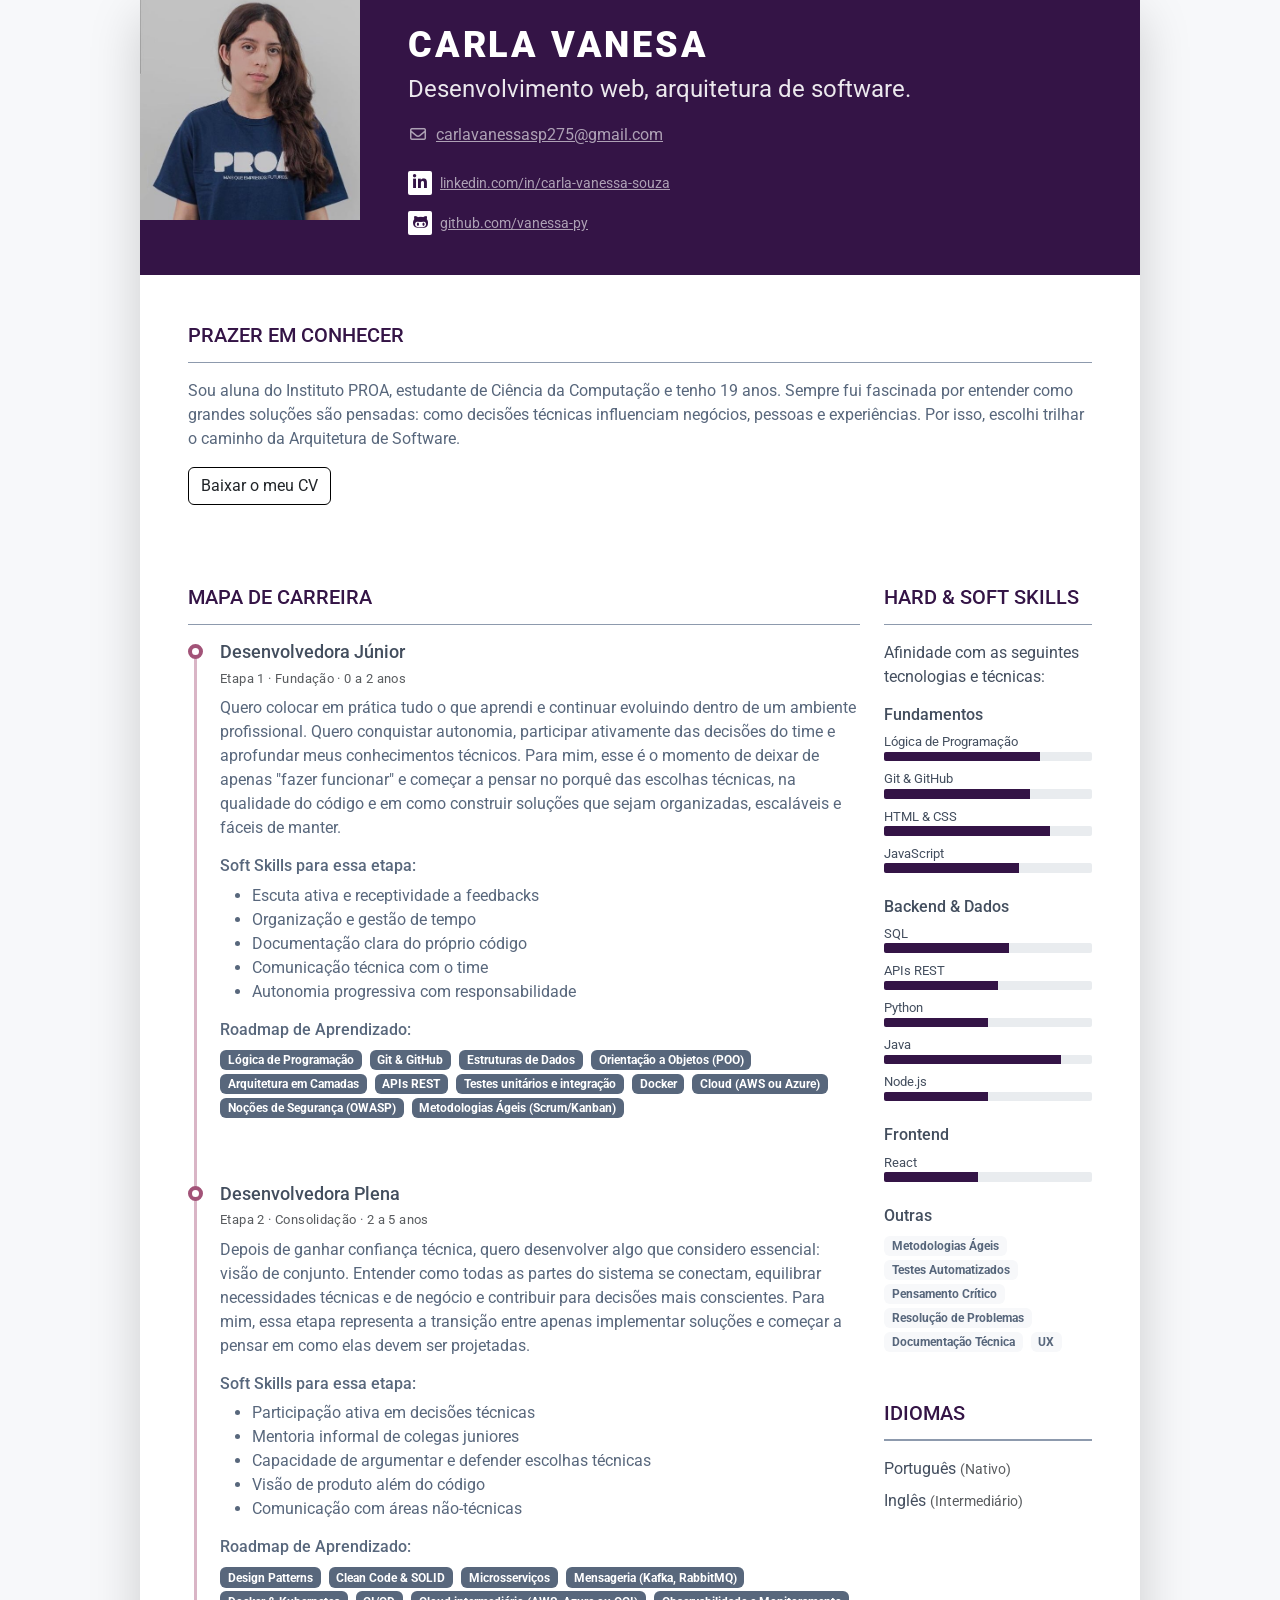
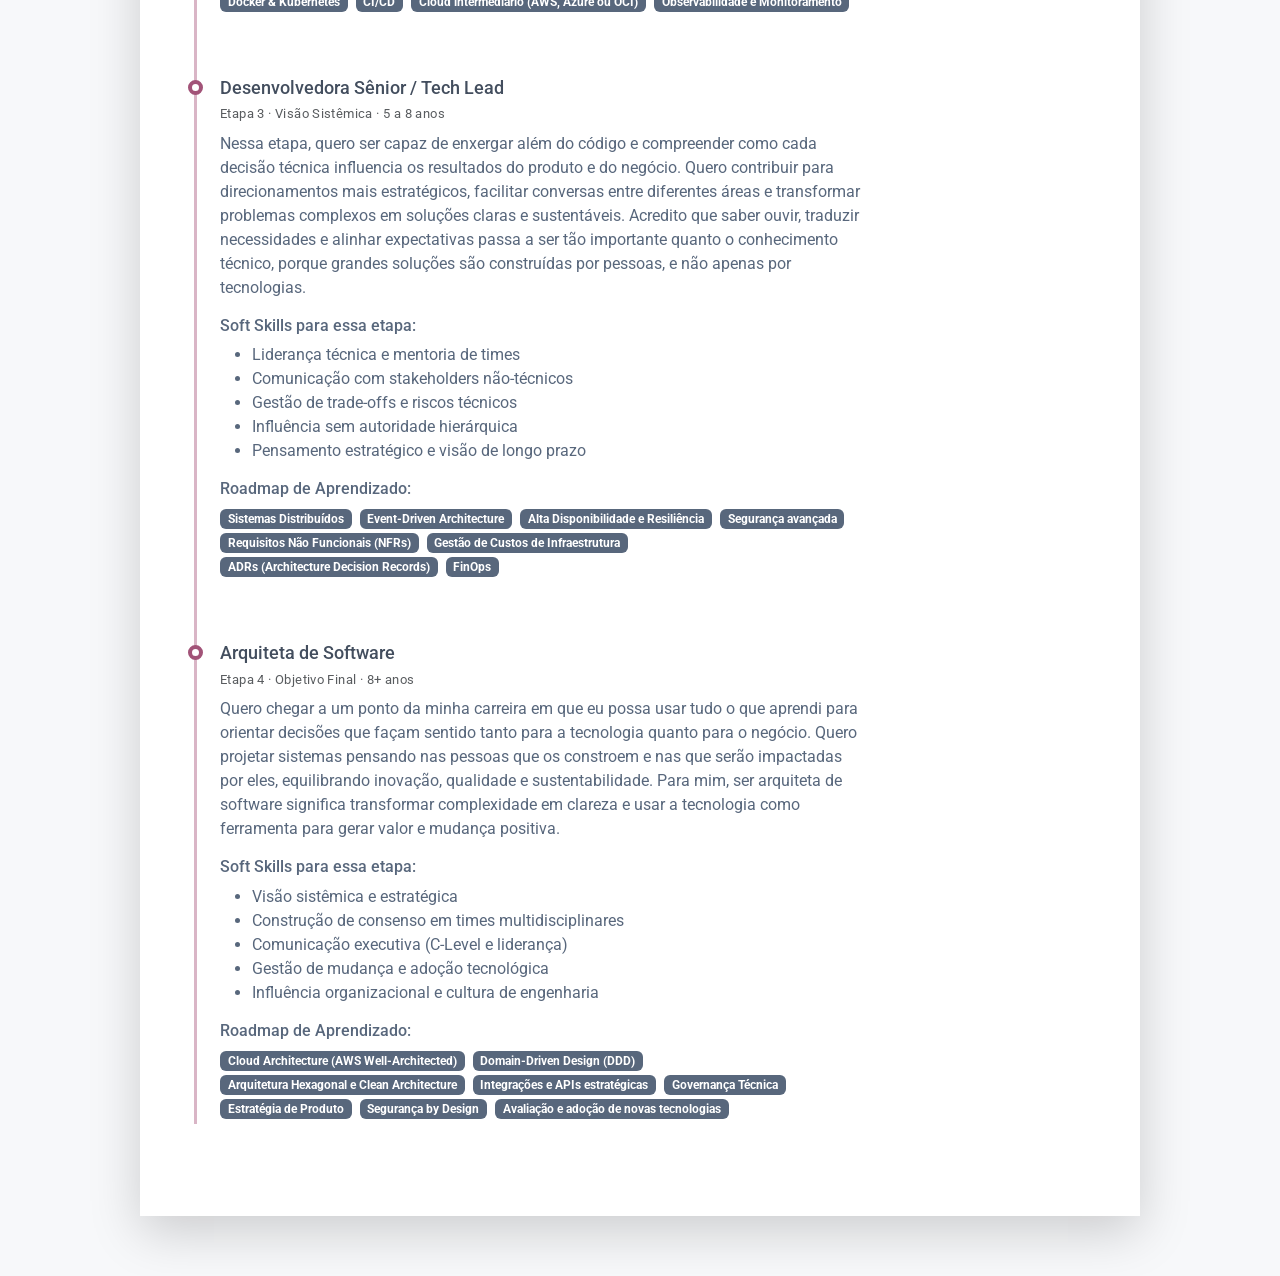
<file: index.html>
<!DOCTYPE html>
<html lang="pt-BR">

<head>
  <title>Sarah Lima: Mapa de Carreira</title>

  <!-- Meta -->
  <meta charset="utf-8">
  <meta http-equiv="X-UA-Compatible" content="IE=edge">
  <meta name="viewport" content="width=device-width, initial-scale=1.0">
  <meta name="description" content="">
  <meta name="author" content="">
  <link id="canonical-url" rel="canonical" href="">
  <link rel="shortcut icon" href="favicon.ico">

  <!-- Google Font -->
  <link href="https://fonts.googleapis.com/css?family=Roboto:300,400,500,700,900" rel="stylesheet">

  <!-- FontAwesome -->
  <link rel="stylesheet" href="https://cdnjs.cloudflare.com/ajax/libs/font-awesome/6.5.0/css/all.min.css">

  <!-- Theme CSS (bootstrap-6 = tema padrão; troque pelo número do tema desejado) -->
  <link id="theme-style" rel="stylesheet" href="assets/css/bootstrap-6.css">

  <style>
    .resume-timeline-item-period {
      font-size: 0.82rem;
      letter-spacing: 0.03em;
      margin-top: 2px;
    }

    /* Enquadramento correto da foto de perfil */
    .resume-header .picture {
      width: 220px;
      height: 220px;
      object-fit: cover;
      object-position: center 15%;
      display: block;
    }

    @media (max-width: 767.98px) {
      .resume-header .picture {
        width: 140px;
        height: 140px;
      }
    }
  </style>
</head>

<body>

  <article class="resume-wrapper text-center position-relative">
    <div class="resume-wrapper-inner mx-auto text-start bg-white shadow-lg">

      <!-- ── CABEÇALHO / PERFIL ────────────────────────────── -->
      <header class="resume-header">
        <div class="row">
          <div class="col-block col-md-auto resume-picture-holder text-center text-md-start">
            <img id="profile-photo" class="picture" src="assets/images/profile.jpg" alt="">
          </div>
          <div class="col">
            <div class="row p-4 justify-content-center justify-content-md-between">
              <div class="primary-info col-auto">
                <h1 id="profile-name" class="name mt-0 mb-1 text-white text-uppercase">Sarah Lima</h1>
                <div id="profile-tagline" class="title mb-3">Rumo à Arquitetura de Software</div>
                <ul id="contact-email-list" class="list-unstyled"></ul>
              </div>
              <div class="secondary-info col-auto mt-2">
                <ul id="contact-social-list" class="resume-social list-unstyled"></ul>
              </div>
            </div>
          </div>
        </div>
      </header>

      <!-- ── CORPO ─────────────────────────────────────────── -->
      <div class="resume-body p-5">

        <!-- Resumo -->
        <section class="resume-section summary-section mb-5">
          <h2 class="resume-section-title text-uppercase font-weight-bold pb-3 mb-3">Prazer em Conhecer</h2>
          <div class="resume-section-content">
            <p id="profile-summary" class="mb-0"></p>
            <a id="cv-download" class="btn mt-3" href="assets/docs/curriculo.pdf" style="display:none">
              Baixar o meu CV
            </a>
          </div>
        </section>

        <div class="row">

          <!-- ── COLUNA ESQUERDA: Mapa de Carreira ──────────── -->
          <div class="col-lg-9">
            <section class="resume-section experience-section mb-5">
              <h2 class="resume-section-title text-uppercase font-weight-bold pb-3 mb-3">Mapa de Carreira</h2>
              <div class="resume-section-content">
                <div id="career-timeline" class="resume-timeline position-relative">
                  <!-- Etapas inseridas pelo carreira-json.js -->
                </div>
              </div>
            </section>
          </div>

          <!-- ── COLUNA DIREITA: Skills & Idiomas ───────────── -->
          <div class="col-lg-3">

            <section class="resume-section skills-section mb-5">
              <h2 class="resume-section-title text-uppercase font-weight-bold pb-3 mb-3">Hard &amp; Soft Skills</h2>
              <p>Afinidade com as seguintes tecnologias e técnicas:</p>
              <div class="resume-section-content">
                <!-- Grupos de skills com barras de progresso -->
                <div id="skill-groups"></div>

                <!-- Outras competências em badges -->
                <div class="resume-skill-item">
                  <h4 class="resume-skills-cat font-weight-bold">Outras</h4>
                  <ul id="other-skills" class="list-inline"></ul>
                </div>
              </div>
            </section>

            <section class="resume-section language-section mb-5">
              <h2 class="resume-section-title text-uppercase font-weight-bold pb-3 mb-3">Idiomas</h2>
              <div class="resume-section-content">
                <ul id="languages-list" class="list-unstyled resume-lang-list"></ul>
              </div>
            </section>

          </div>
        </div>
      </div>
      <!-- /.resume-body -->

    </div>
  </article>

  <!-- Script que popula a página com os dados do JSON -->
  <script src="assets/js/carreira-json.js"></script>

</body>
</html>
</file>
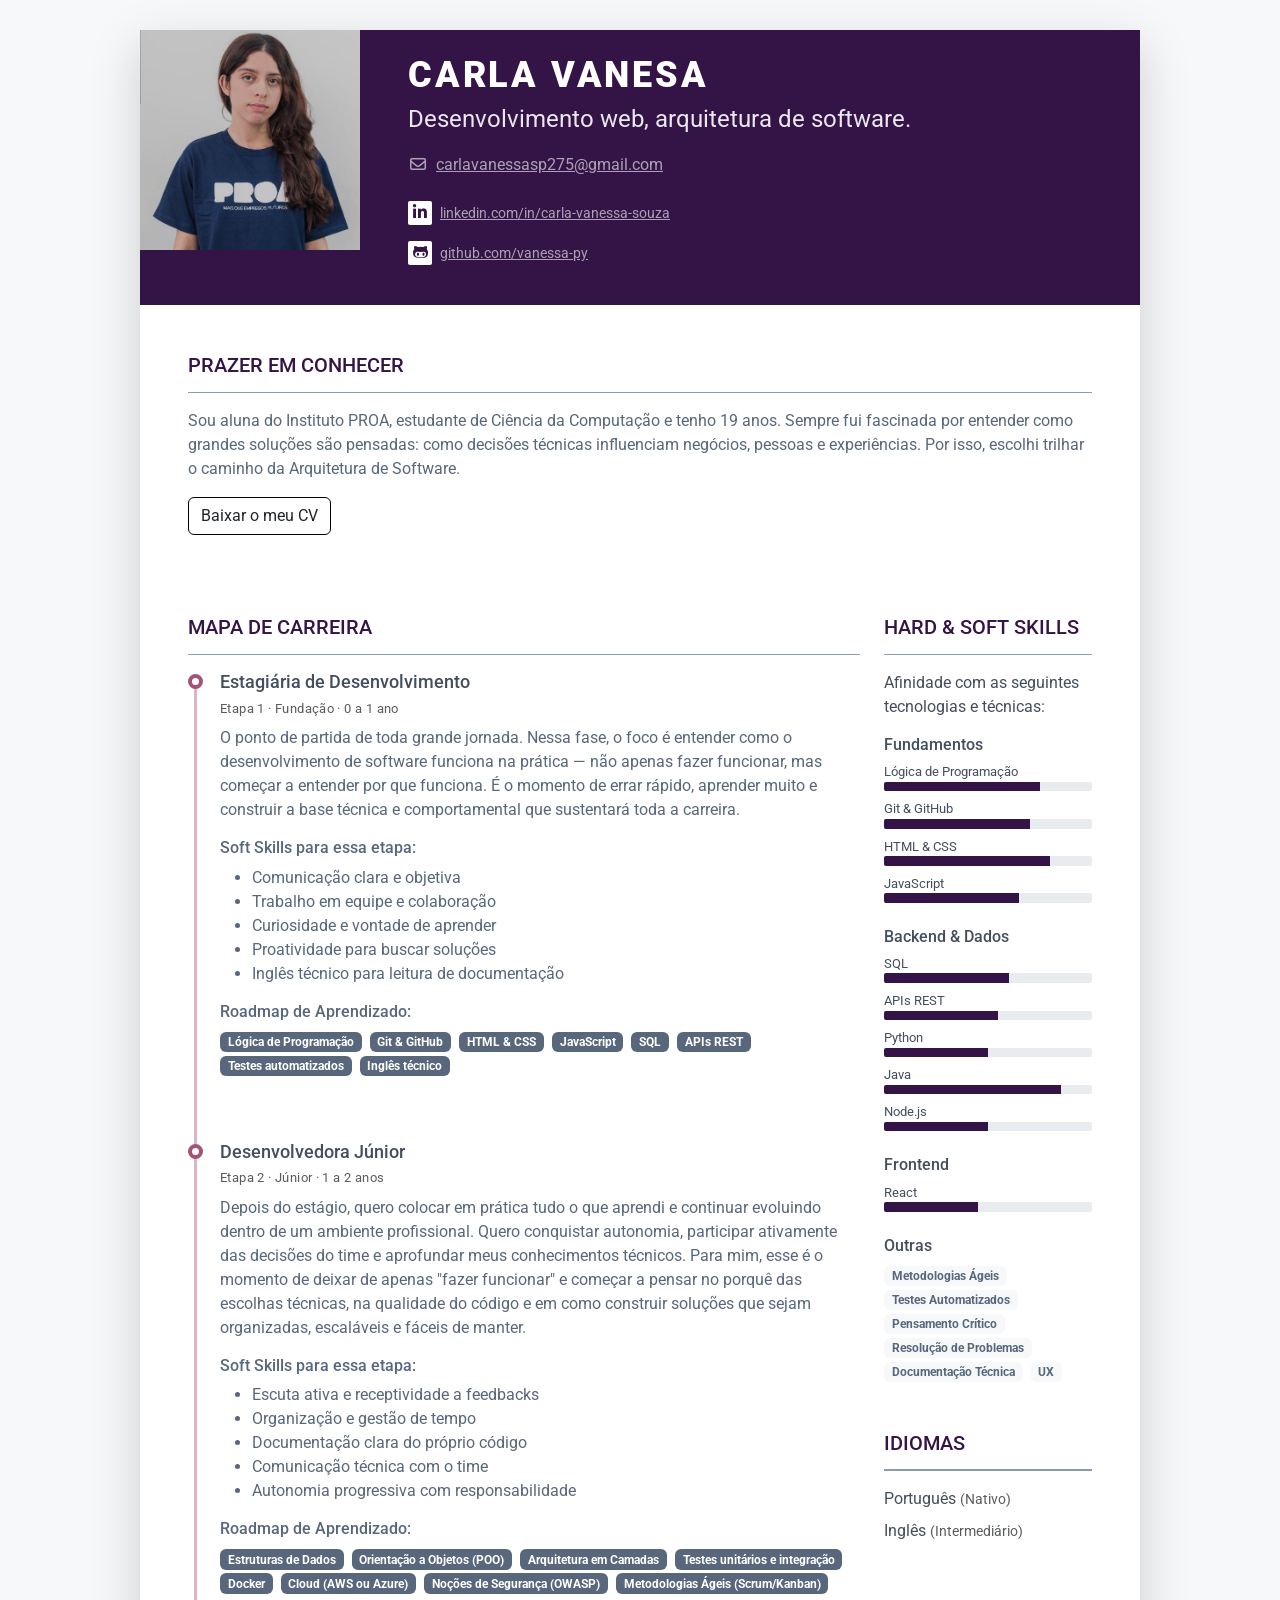
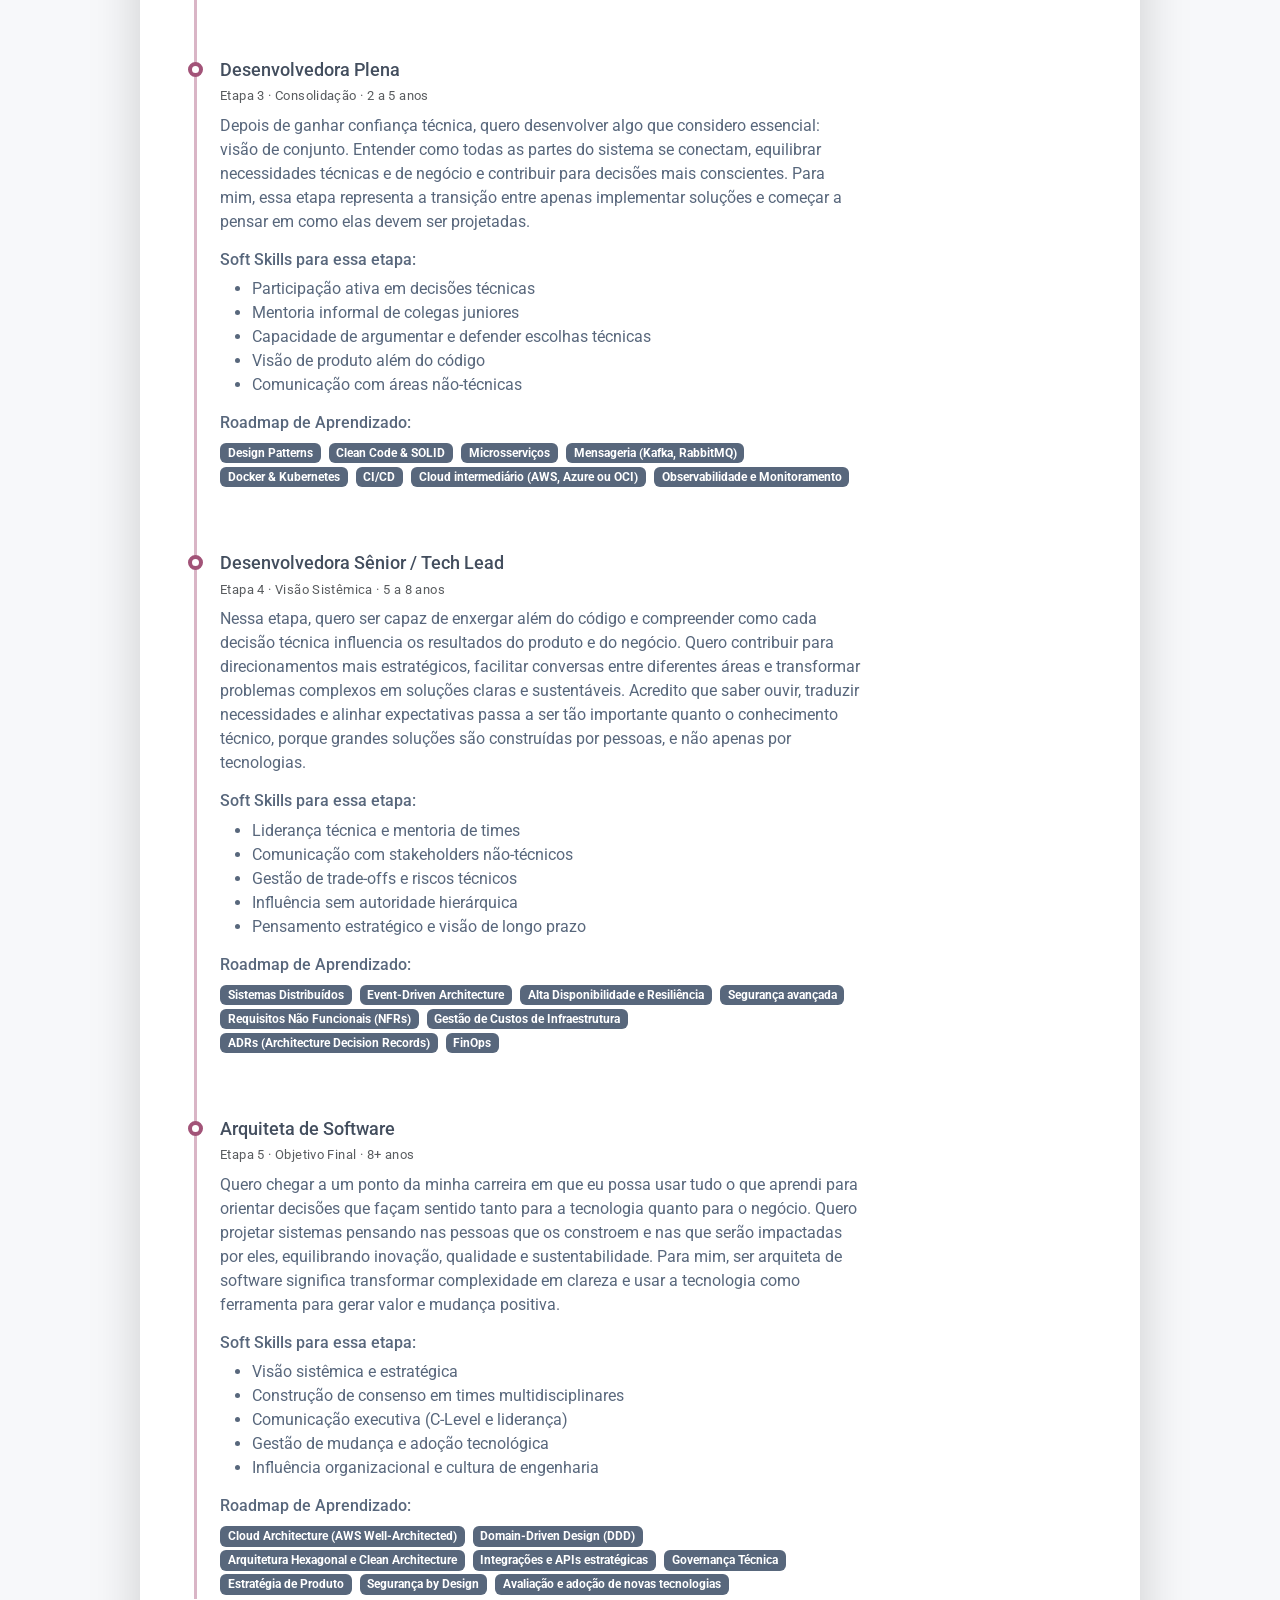
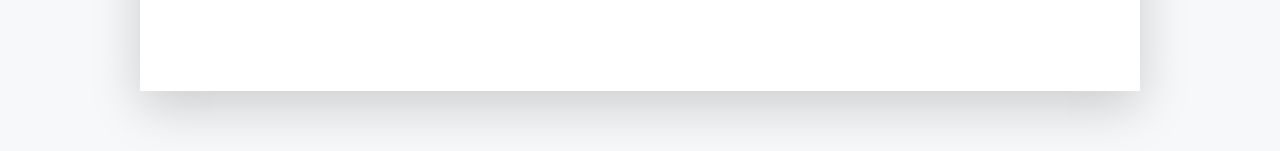
<file: mapa-carreira/index.html>
<!DOCTYPE html>
<html lang="pt-BR">

<head>
  <title>Sarah Lima: Mapa de Carreira</title>

  <!-- Meta -->
  <meta charset="utf-8">
  <meta http-equiv="X-UA-Compatible" content="IE=edge">
  <meta name="viewport" content="width=device-width, initial-scale=1.0">
  <meta name="description" content="">
  <meta name="author" content="">
  <link id="canonical-url" rel="canonical" href="">
  <link rel="shortcut icon" href="favicon.ico">

  <!-- Google Font -->
  <link href="https://fonts.googleapis.com/css?family=Roboto:300,400,500,700,900" rel="stylesheet">

  <!-- FontAwesome -->
  <link rel="stylesheet" href="https://cdnjs.cloudflare.com/ajax/libs/font-awesome/6.5.0/css/all.min.css">

  <!-- Theme CSS (bootstrap-6 = tema padrão; troque pelo número do tema desejado) -->
  <link id="theme-style" rel="stylesheet" href="assets/css/bootstrap-6.css">

  <style>
    .resume-timeline-item-period {
      font-size: 0.82rem;
      letter-spacing: 0.03em;
      margin-top: 2px;
    }

    /* Enquadramento correto da foto de perfil */
    .resume-header .picture {
      width: 220px;
      height: 220px;
      object-fit: cover;
      object-position: center 15%;
      display: block;
    }

    @media (max-width: 767.98px) {
      .resume-header .picture {
        width: 140px;
        height: 140px;
      }
    }
  </style>
</head>

<body>

  <article class="resume-wrapper text-center position-relative">
    <div class="resume-wrapper-inner mx-auto text-start bg-white shadow-lg">

      <!-- ── CABEÇALHO / PERFIL ────────────────────────────── -->
      <header class="resume-header pt-4 pt-md-0">
        <div class="row">
          <div class="col-block col-md-auto resume-picture-holder text-center text-md-start">
            <img id="profile-photo" class="picture" src="assets/images/profile.jpg" alt="">
          </div>
          <div class="col">
            <div class="row p-4 justify-content-center justify-content-md-between">
              <div class="primary-info col-auto">
                <h1 id="profile-name" class="name mt-0 mb-1 text-white text-uppercase">Sarah Lima</h1>
                <div id="profile-tagline" class="title mb-3">Rumo à Arquitetura de Software</div>
                <ul id="contact-email-list" class="list-unstyled"></ul>
              </div>
              <div class="secondary-info col-auto mt-2">
                <ul id="contact-social-list" class="resume-social list-unstyled"></ul>
              </div>
            </div>
          </div>
        </div>
      </header>

      <!-- ── CORPO ─────────────────────────────────────────── -->
      <div class="resume-body p-5">

        <!-- Resumo -->
        <section class="resume-section summary-section mb-5">
          <h2 class="resume-section-title text-uppercase font-weight-bold pb-3 mb-3">Prazer em Conhecer</h2>
          <div class="resume-section-content">
            <p id="profile-summary" class="mb-0"></p>
            <a id="cv-download" class="btn mt-3" href="assets/docs/curriculo.pdf" style="display:none">
              Baixar o meu CV
            </a>
          </div>
        </section>

        <div class="row">

          <!-- ── COLUNA ESQUERDA: Mapa de Carreira ──────────── -->
          <div class="col-lg-9">
            <section class="resume-section experience-section mb-5">
              <h2 class="resume-section-title text-uppercase font-weight-bold pb-3 mb-3">Mapa de Carreira</h2>
              <div class="resume-section-content">
                <div id="career-timeline" class="resume-timeline position-relative">
                  <!-- Etapas inseridas pelo carreira-json.js -->
                </div>
              </div>
            </section>
          </div>

          <!-- ── COLUNA DIREITA: Skills & Idiomas ───────────── -->
          <div class="col-lg-3">

            <section class="resume-section skills-section mb-5">
              <h2 class="resume-section-title text-uppercase font-weight-bold pb-3 mb-3">Hard &amp; Soft Skills</h2>
              <p>Afinidade com as seguintes tecnologias e técnicas:</p>
              <div class="resume-section-content">
                <!-- Grupos de skills com barras de progresso -->
                <div id="skill-groups"></div>

                <!-- Outras competências em badges -->
                <div class="resume-skill-item">
                  <h4 class="resume-skills-cat font-weight-bold">Outras</h4>
                  <ul id="other-skills" class="list-inline"></ul>
                </div>
              </div>
            </section>

            <section class="resume-section language-section mb-5">
              <h2 class="resume-section-title text-uppercase font-weight-bold pb-3 mb-3">Idiomas</h2>
              <div class="resume-section-content">
                <ul id="languages-list" class="list-unstyled resume-lang-list"></ul>
              </div>
            </section>

          </div>
        </div>
      </div>
      <!-- /.resume-body -->

    </div>
  </article>

  <!-- Script que popula a página com os dados do JSON -->
  <script src="assets/js/carreira-json.js"></script>

</body>
</html>
</file>
